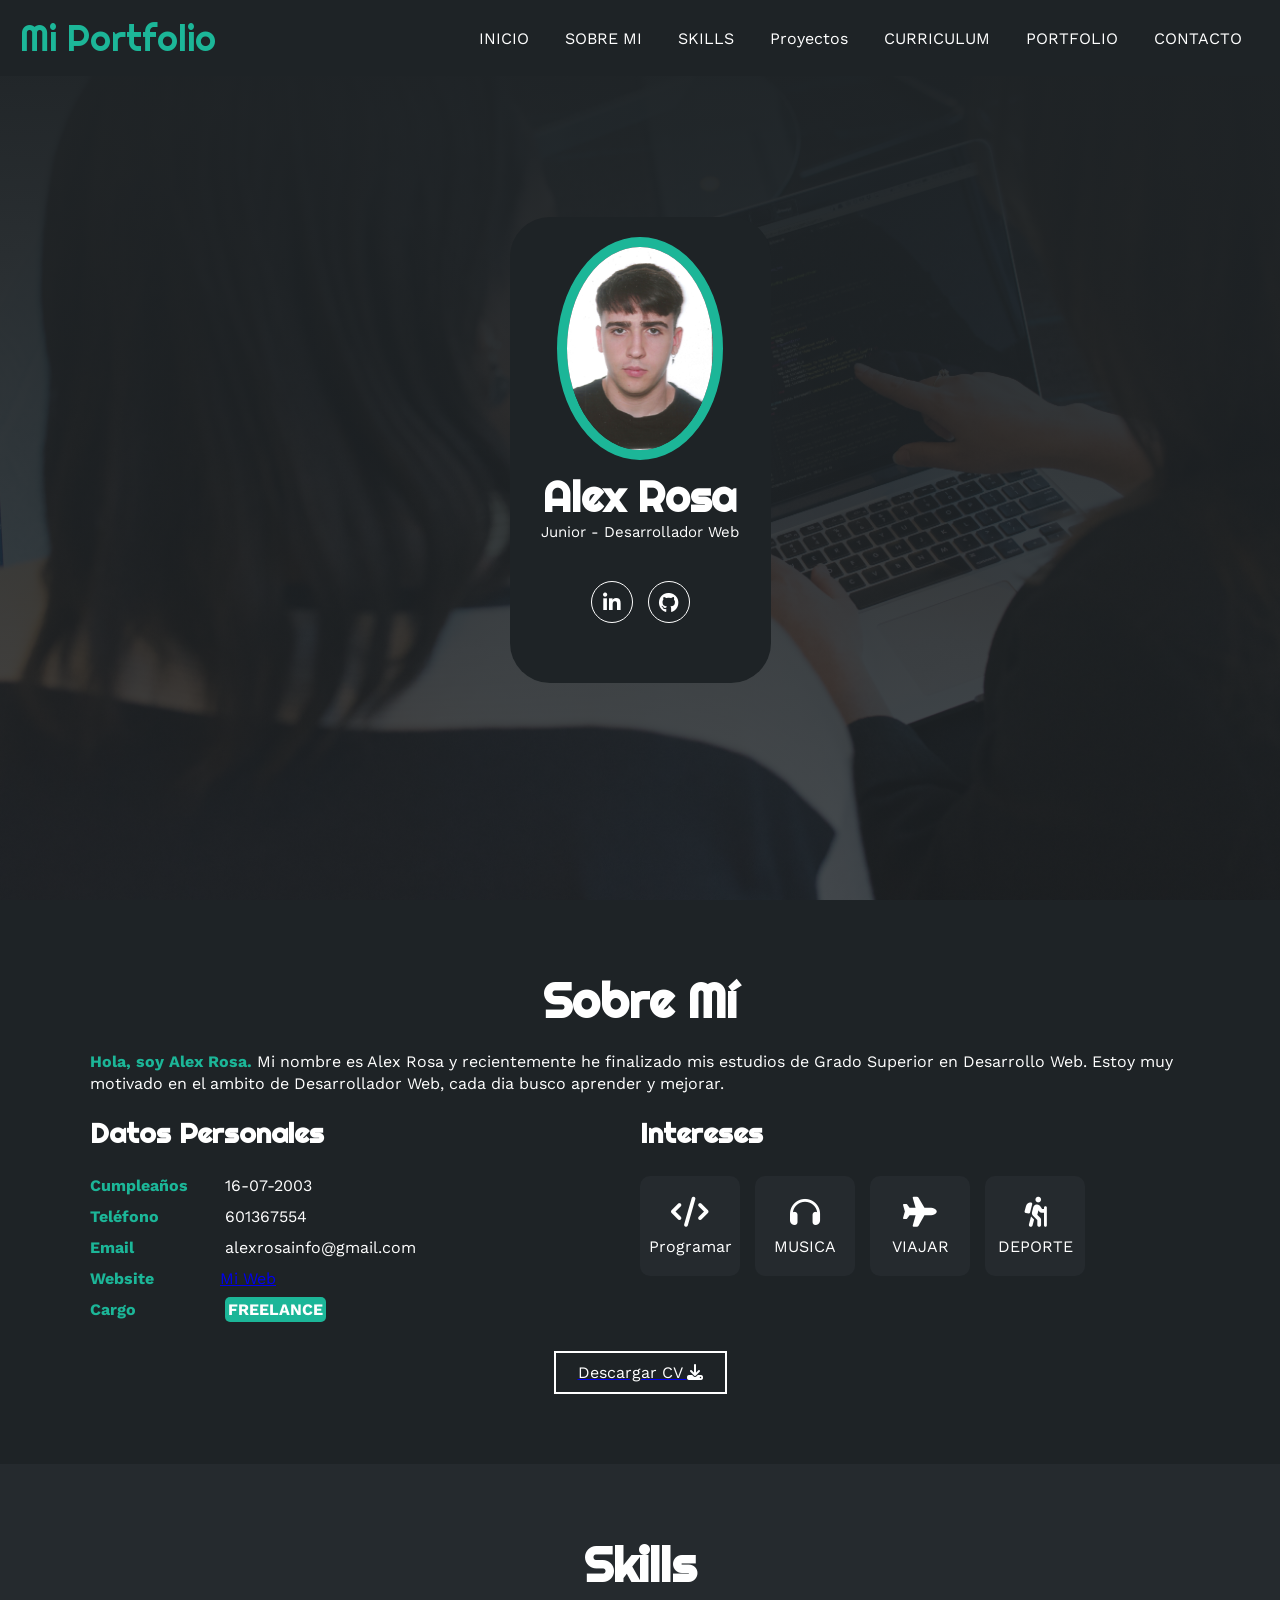
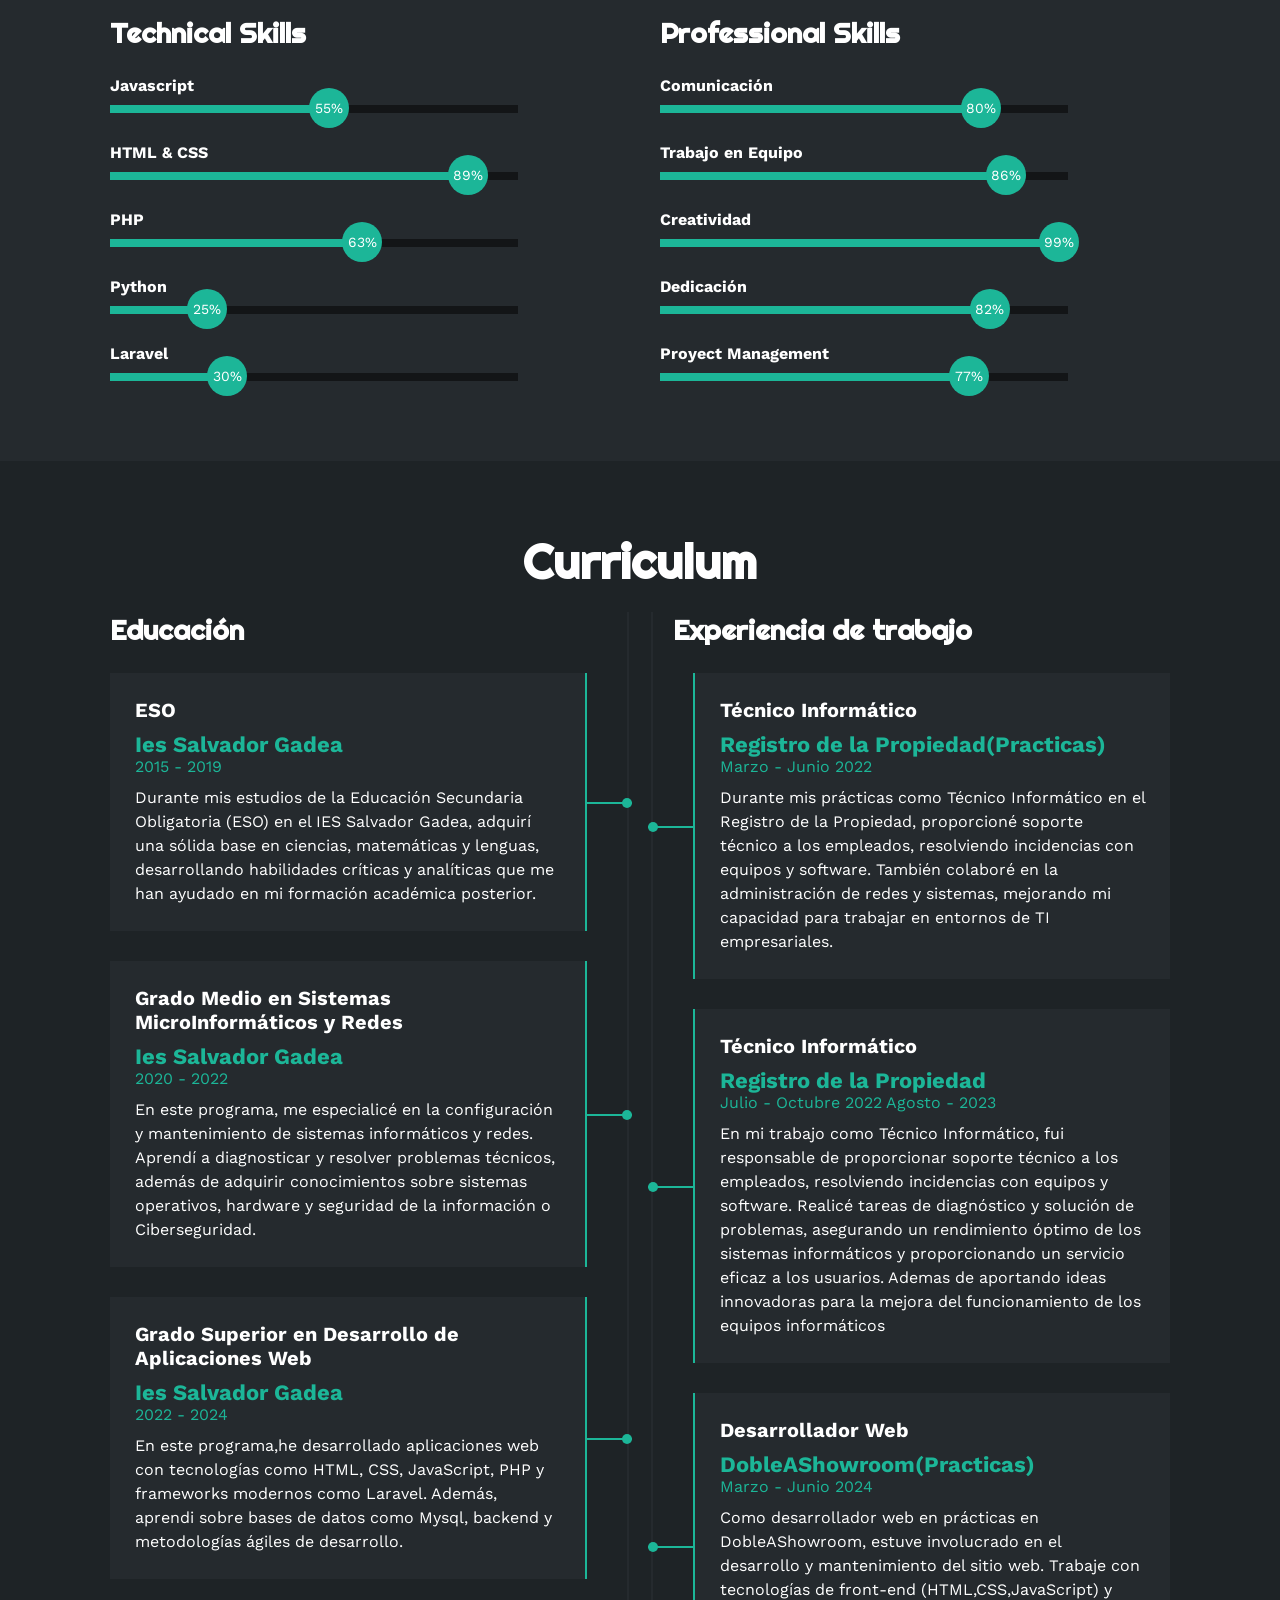
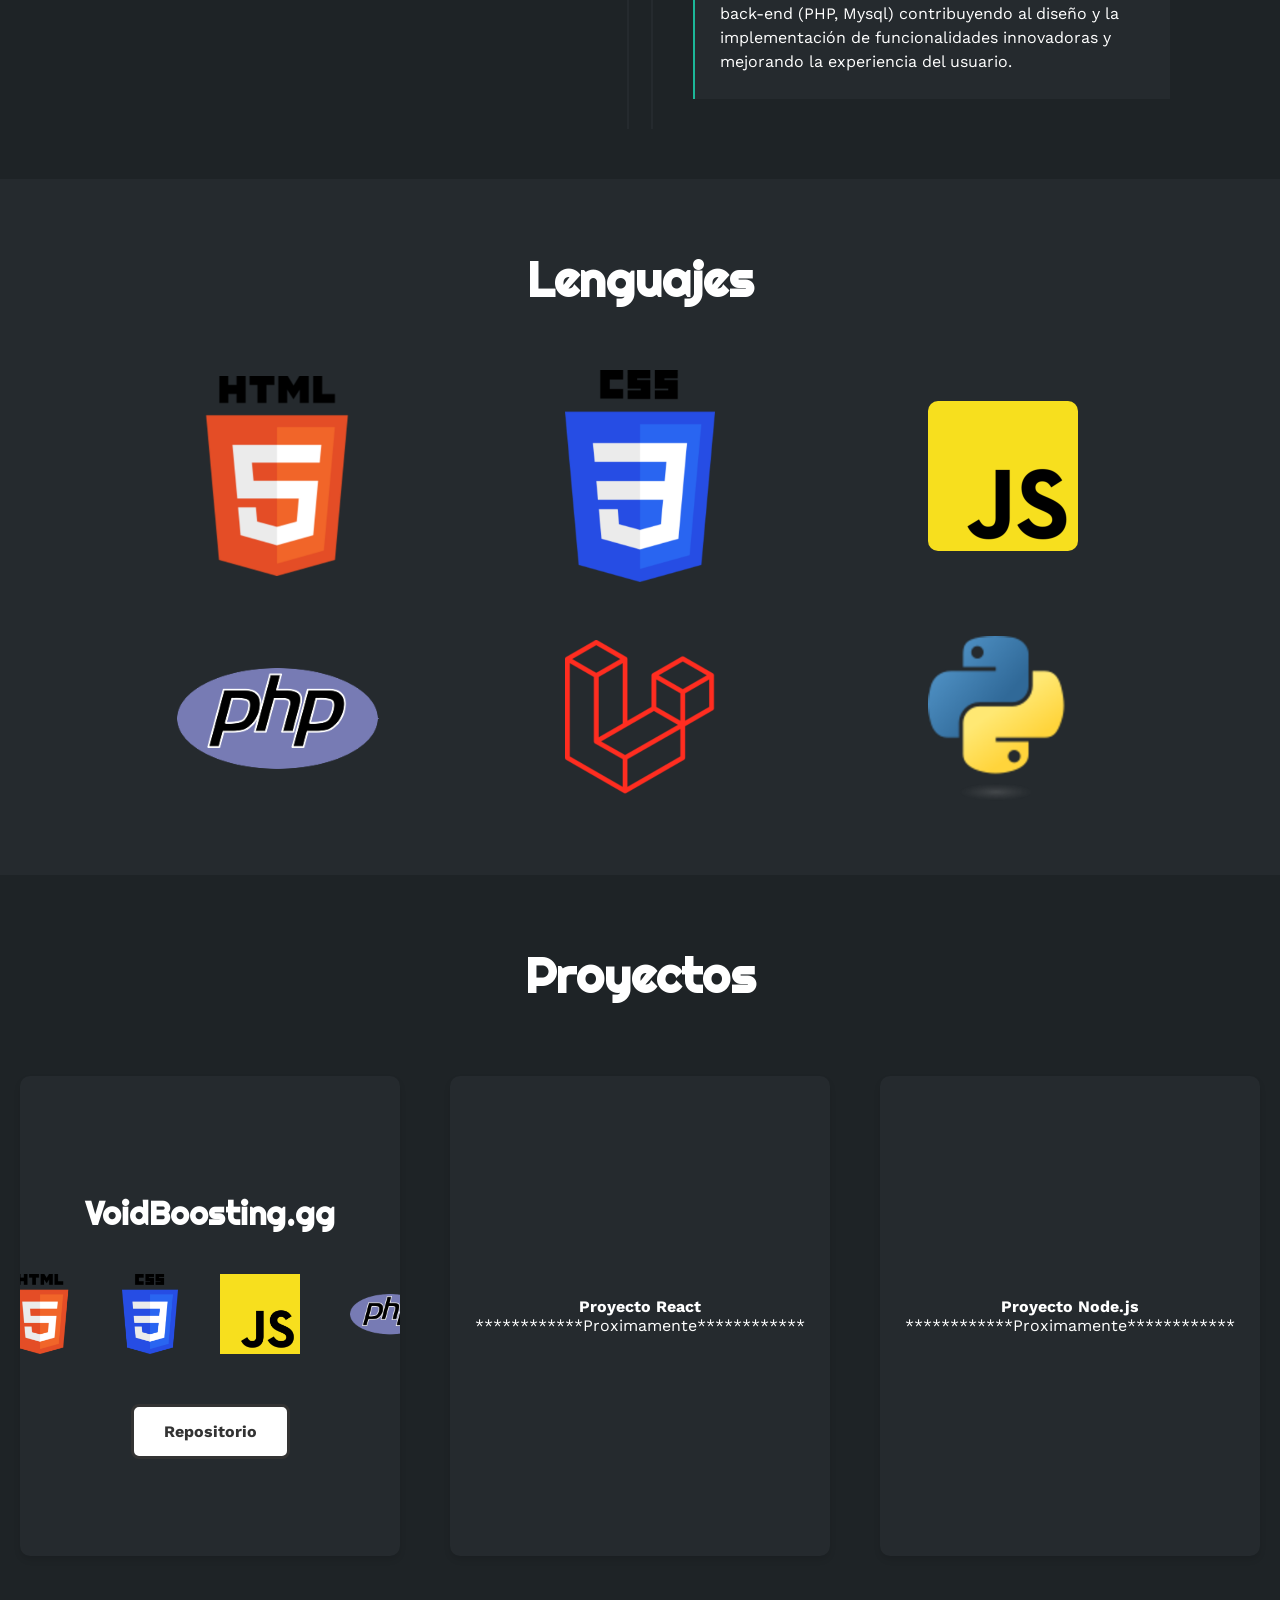
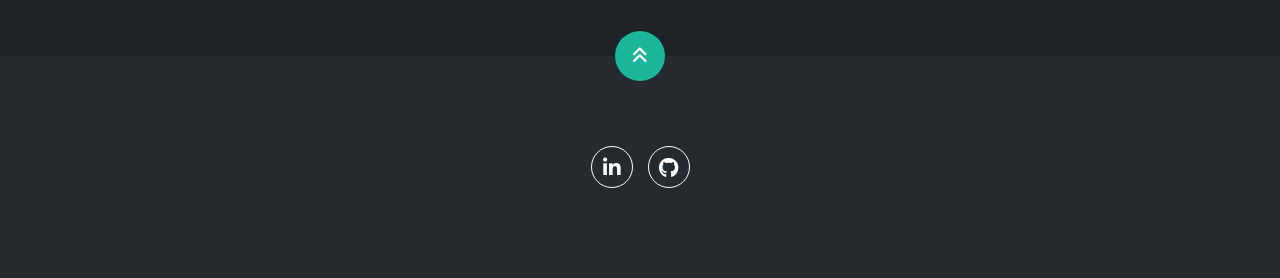
<file: index.html>
<!DOCTYPE html>
<html lang="es">
<head>
    <meta charset="UTF-8">
    <meta http-equiv="X-UA-Compatible" content="IE=edge">
    <meta name="viewport" content="width=device-width, initial-scale=1.0">
    <link rel="stylesheet" href="https://cdnjs.cloudflare.com/ajax/libs/font-awesome/6.1.2/css/all.min.css" integrity="sha512-1sCRPdkRXhBV2PBLUdRb4tMg1w2YPf37qatUFeS7zlBy7jJI8Lf4VHwWfZZfpXtYSLy85pkm9GaYVYMfw5BC1A==" crossorigin="anonymous" referrerpolicy="no-referrer" />
    <title>Portfolio</title>
    <link rel="stylesheet" href="estilo.css">
</head>
<body>
    <!-- MENU ENCABEZADO -->
    <div class="contenedor-header">
        <header>
            <div class="logo">
                <a href="#">Mi Portfolio</a>
            </div>
            <nav id="nav">
                <ul>
                    <li><a href="#inicio" onclick="seleccionar()">INICIO</a></li>
                    <li><a href="#sobremi" onclick="seleccionar()">SOBRE MI</a></li>
                    <li><a href="#skills" onclick="seleccionar()">SKILLS</a></li>
                    <li><a href="#proyectos" onclick="seleccionar()">Proyectos</a></li>
                    <li><a href="#curriculum" onclick="seleccionar()">CURRICULUM</a></li>
                    <li><a href="#portfolio" onclick="seleccionar()">PORTFOLIO</a></li>
                    <li><a href="#contacto" onclick="seleccionar()">CONTACTO</a></li>
                </ul>
            </nav>
            <div class="nav-responsive" onclick="mostrarOcultarMenu()">
                <i class="fa-solid fa-bars"></i>
            </div>
        </header>
    </div>

    <!-- SECCION INICIO -->
    <section id="inicio" class="inicio">
        <div class="contenido-banner">
            <div class="contenedor-img">
                <img src="img\hero.png" alt="">
            </div>
            <h1>Alex Rosa</h1>
            <h2>Junior - Desarrollador Web</h2>
            <div class="redes">
                <a href="https://www.linkedin.com/in/alex-rosa-garcía-aa5328310/"><i class="fa-brands fa-linkedin-in"></i></a>
                <a href="https://github.com/AlexRosa16"><i class="fa-brands fa-github"></i></a> 
            </div>
        </div>
    </section>

    <!-- SECCION SOBRE MI -->
    <section id="sobremi" class="sobremi">
        <div class="contenido-seccion">
            <h2>Sobre Mí</h2>
            <p><span>Hola, soy Alex Rosa.</span> Mi nombre es Alex Rosa y recientemente he finalizado mis estudios de Grado Superior en Desarrollo Web. Estoy muy motivado en el ambito de Desarrollador Web, cada dia busco aprender y mejorar.
                </p>

            <div class="fila">
                <!-- datos personales -->
                <div class="col">
                    <h3>Datos Personales</h3>
                    <ul>
                        <li>
                            <strong>Cumpleaños</strong>
                            16-07-2003
                        </li>
                        <li>
                            <strong>Teléfono</strong>
                            601367554
                        </li>
                        <li>
                            <strong>Email</strong>
                            alexrosainfo@gmail.com
                        </li>
                        <li>
                            <strong>Website</strong><a href="https://alexrosa16.github.io/Portfolio/">Mi Web</a>
                            
                        </li>
                        <li>
                            <strong>Cargo</strong>
                            <span>FREELANCE</span>
                        </li>
                    </ul>
                </div>

                <!-- intereses -->
                <div class="col">
                    <h3>Intereses</h3>
                    <div class="contenedor-intereses">
                        <div class="interes">
                            <i class="fa-solid fa-code"></i>
                            <span>Programar</span>
                        </div>
                        <div class="interes">
                            <i class="fa-solid fa-headphones"></i>
                            <span>MUSICA</span>
                        </div>
                        <div class="interes">
                            <i class="fa-solid fa-plane"></i>
                            <span>VIAJAR</span>
                        </div>

                        <div class="interes">
                            <i class="fa-solid fa-person-hiking"></i>
                            <span>DEPORTE</span>
                        </div>
                    </div>
                </div>
            </div>
            <a href="\Escritorio\curriculum" download="CV Alex Rosa García.pdf">
                <button>
                    Descargar CV <i class="fa-solid fa-download"></i>
                    <span class="overlay"></span>
                </button>            
            </a>
        </div>
    </section>

    <!-- SECCION SKILLS -->
    <section class="skills" id="skills">
        <div class="contenido-seccion">
            <h2>Skills</h2>
            <div class="fila">
                <!-- Technical Skill -->
                <div class="col">
                    <h3>Technical Skills</h3>
                    <div class="skill">
                        <span>Javascript</span>
                        <div class="barra-skill">
                            <div class="progreso">
                                <span>55%</span>
                            </div>
                        </div>
                    </div>
                    <div class="skill">
                        <span>HTML & CSS</span>
                        <div class="barra-skill">
                            <div class="progreso">
                                <span>89%</span>
                            </div>
                        </div>
                    </div>
                    <div class="skill">
                        <span>PHP</span>
                        <div class="barra-skill">
                            <div class="progreso">
                                <span>63%</span>
                            </div>
                        </div>
                    </div>
                    <div class="skill">
                        <span>Python</span>
                        <div class="barra-skill">
                            <div class="progreso">
                                <span>25%</span>
                            </div>
                        </div>
                    </div>
                    <div class="skill">
                        <span>Laravel</span>
                        <div class="barra-skill">
                            <div class="progreso">
                                <span>30%</span>
                            </div>
                        </div>
                    </div>
                </div>
                <!-- Professional Skills -->
                <div class="col">
                    <h3>Professional Skills</h3>
                    <div class="skill">
                        <span>Comunicación</span>
                        <div class="barra-skill">
                            <div class="progreso">
                                <span>80%</span>
                            </div>
                        </div>
                    </div>
                    <div class="skill">
                        <span>Trabajo en Equipo</span>
                        <div class="barra-skill">
                            <div class="progreso">
                                <span>86%</span>
                            </div>
                        </div>
                    </div>
                    <div class="skill">
                        <span>Creatividad</span>
                        <div class="barra-skill">
                            <div class="progreso">
                                <span>99%</span>
                            </div>
                        </div>
                    </div>
                    <div class="skill">
                        <span>Dedicación</span>
                        <div class="barra-skill">
                            <div class="progreso">
                                <span>82%</span>
                            </div>
                        </div>
                    </div>
                    <div class="skill">
                        <span>Proyect Management</span>
                        <div class="barra-skill">
                            <div class="progreso">
                                <span>77%</span>
                            </div>
                        </div>
                    </div>
                </div>
            </div>
        </div>
    </section>

    <!-- SECCION CURRICULUM -->
    <section id="curriculum" class="curriculum">
        <div class="contenido-seccion">
            <h2>Curriculum</h2>
            <div class="fila">
                <div class="col izquierda">
                    <h3>Educación</h3>
                    <div class="item izq">
                        <h4>ESO</h4>
                        <span class="casa">Ies Salvador Gadea</span>
                        <span class="fecha">2015 - 2019</span>
                        <p>Durante mis estudios de la Educación Secundaria Obligatoria (ESO) en el IES Salvador Gadea, adquirí una sólida base en ciencias, matemáticas y lenguas, desarrollando habilidades críticas y analíticas que me han ayudado en mi formación académica posterior.</p>
                        <div class="conectori">
                            <div class="circuloi"></div>
                        </div>
                    </div>
                    <div class="item izq">
                        <h4>Grado Medio en Sistemas MicroInformáticos y Redes</h4>
                        <span class="casa">Ies Salvador Gadea</span>
                        <span class="fecha">2020 - 2022</span>
                        <p>En este programa, me especialicé en la configuración y mantenimiento de sistemas informáticos y redes. Aprendí a diagnosticar y resolver problemas técnicos, además de adquirir conocimientos sobre sistemas operativos, hardware y seguridad de la información o Ciberseguridad.</p>
                        <div class="conectori">
                            <div class="circuloi"></div>
                        </div>
                    </div>
                    <div class="item izq">
                        <h4>Grado Superior en Desarrollo de Aplicaciones Web</h4>
                        <span class="casa">Ies Salvador Gadea</span>
                        <span class="fecha">2022 - 2024</span>
                        <p>En este programa,he desarrollado aplicaciones web con tecnologías como HTML, CSS, JavaScript, PHP y frameworks modernos como Laravel. Además, aprendi sobre bases de datos como Mysql, backend y metodologías ágiles de desarrollo.</p>
                        <div class="conectori">
                            <div class="circuloi"></div>
                        </div>
                    </div>
                </div>

                <div class="col derecha">
                    <h3>Experiencia de trabajo</h3>
                    <div class="item der">
                        <h4>Técnico Informático</h4>
                        <span class="casa">Registro de la Propiedad(Practicas)</span>
                        <span class="fecha">Marzo - Junio 2022</span>
                        <p>Durante mis prácticas como Técnico Informático en el Registro de la Propiedad, proporcioné soporte técnico a los empleados, resolviendo incidencias con equipos y software. También colaboré en la administración de redes y sistemas, mejorando mi capacidad para trabajar en entornos de TI empresariales.</p>
                        <div class="conectord">
                            <div class="circulod"></div>
                        </div>
                    </div>
                    <div class="item der">
                        <h4>Técnico Informático</h4>
                        <span class="casa">Registro de la Propiedad</span>
                        <span class="fecha">Julio - Octubre 2022 Agosto - 2023</span>
                        <p>En mi trabajo como Técnico Informático, fui responsable de proporcionar soporte técnico a los empleados, resolviendo incidencias con equipos y software. Realicé tareas de diagnóstico y solución de problemas, asegurando un rendimiento óptimo de los sistemas informáticos y proporcionando un servicio eficaz a los usuarios. Ademas de aportando ideas innovadoras para la mejora del funcionamiento de los equipos informáticos</p>
                        <div class="conectord">
                            <div class="circulod"></div>
                        </div>
                    </div>
                    <div class="item der">
                        <h4>Desarrollador Web</h4>
                        <span class="casa">DobleAShowroom(Practicas)</span>
                        <span class="fecha">Marzo - Junio 2024</span>
                        <p>Como desarrollador web en prácticas en DobleAShowroom, estuve involucrado en el desarrollo y mantenimiento del sitio web. Trabaje con tecnologías de front-end (HTML,CSS,JavaScript) y back-end (PHP, Mysql) contribuyendo al diseño y la implementación de funcionalidades innovadoras y mejorando la experiencia del usuario.</p>
                        <div class="conectord">
                            <div class="circulod"></div>
                        </div>
                    </div>
                </div>
            </div>
        </div>
    </section>

    <!-- SECCION PORTFOLIO -->
    <section id="portfolio" class="portfolio">
        <div class="contenido-seccion">
            <h2>Lenguajes</h2>
            <div class="galeria">
                <div class="proyecto">
                    <img src="img/htmld.png" alt="">
                </div>
                <div class="proyecto1">
                    <img src="img/css.png" alt="">
                </div>
                <div class="proyecto2">
                    <img src="img/js.png" alt="">
                </div>
                <div class="proyecto3">
                    <img src="img/php.png" alt="">
                </div>
                <div class="proyecto4">
                    <img src="img/Laravel.png" alt="">
                </div>
                <div class="proyecto5">
                    <img src="img/Python.png" alt="">
                </div>
            </div>
        </div>
    </section>

    
    <section id="proyectos" class="proyectos">
        <div class="contenido-seccion">
            <h2>Proyectos</h2>
            <div class="fila">
                <!-- Item 1 -->
                <div class="item">
                    <h2>VoidBoosting.gg</h2>
                    <div class="imagenes-container">
                        <img class="imagenesitem1" src="img/htmld.png" alt="HTML">
                        <img class="imagenesitem2" src="img/css.png" alt="CSS">
                        <img class="imagenesitem3" src="img/js.png" alt="JavaScript">
                        <img class="imagenesitem4" src="img/php.png" alt="PHP">
                    </div>
                    <button class="repositoriovoidboosting" onclick="window.location.href='https://github.com/AlexRosa16/Voidboosting-Updated'">Repositorio</button>
                </div>
                <div class="item">
                        <h4>Proyecto React</h4>
                        <span class="casa">************Proximamente************</span>
                        <div class="conectori">
                            <div class="circuloi"></div>
                        </div>
                </div>
                <div class="item">
                        <h4>Proyecto Node.js</h4>
                        <span class="casa">************Proximamente************</span>
                        <div class="conectori">
                            <div class="circuloi"></div>
                        </div>
                </div>
                

                
            </div>
        </section>

    <!-- footer -->
    <footer>
        <a href="#inicio" class="arriba">
            <i class="fa-solid fa-angles-up"></i>
        </a>
        <div class="redes">
            <a href="https://www.linkedin.com/in/alex-rosa-garcía-aa5328310/"><i class="fa-brands fa-linkedin-in"></i></a>
            <a href="https://github.com/AlexRosa16"><i class="fa-brands fa-github"></i></a> 
        </div>
    </footer>

    <script src="script.js"></script>
</body>
</html>
</file>
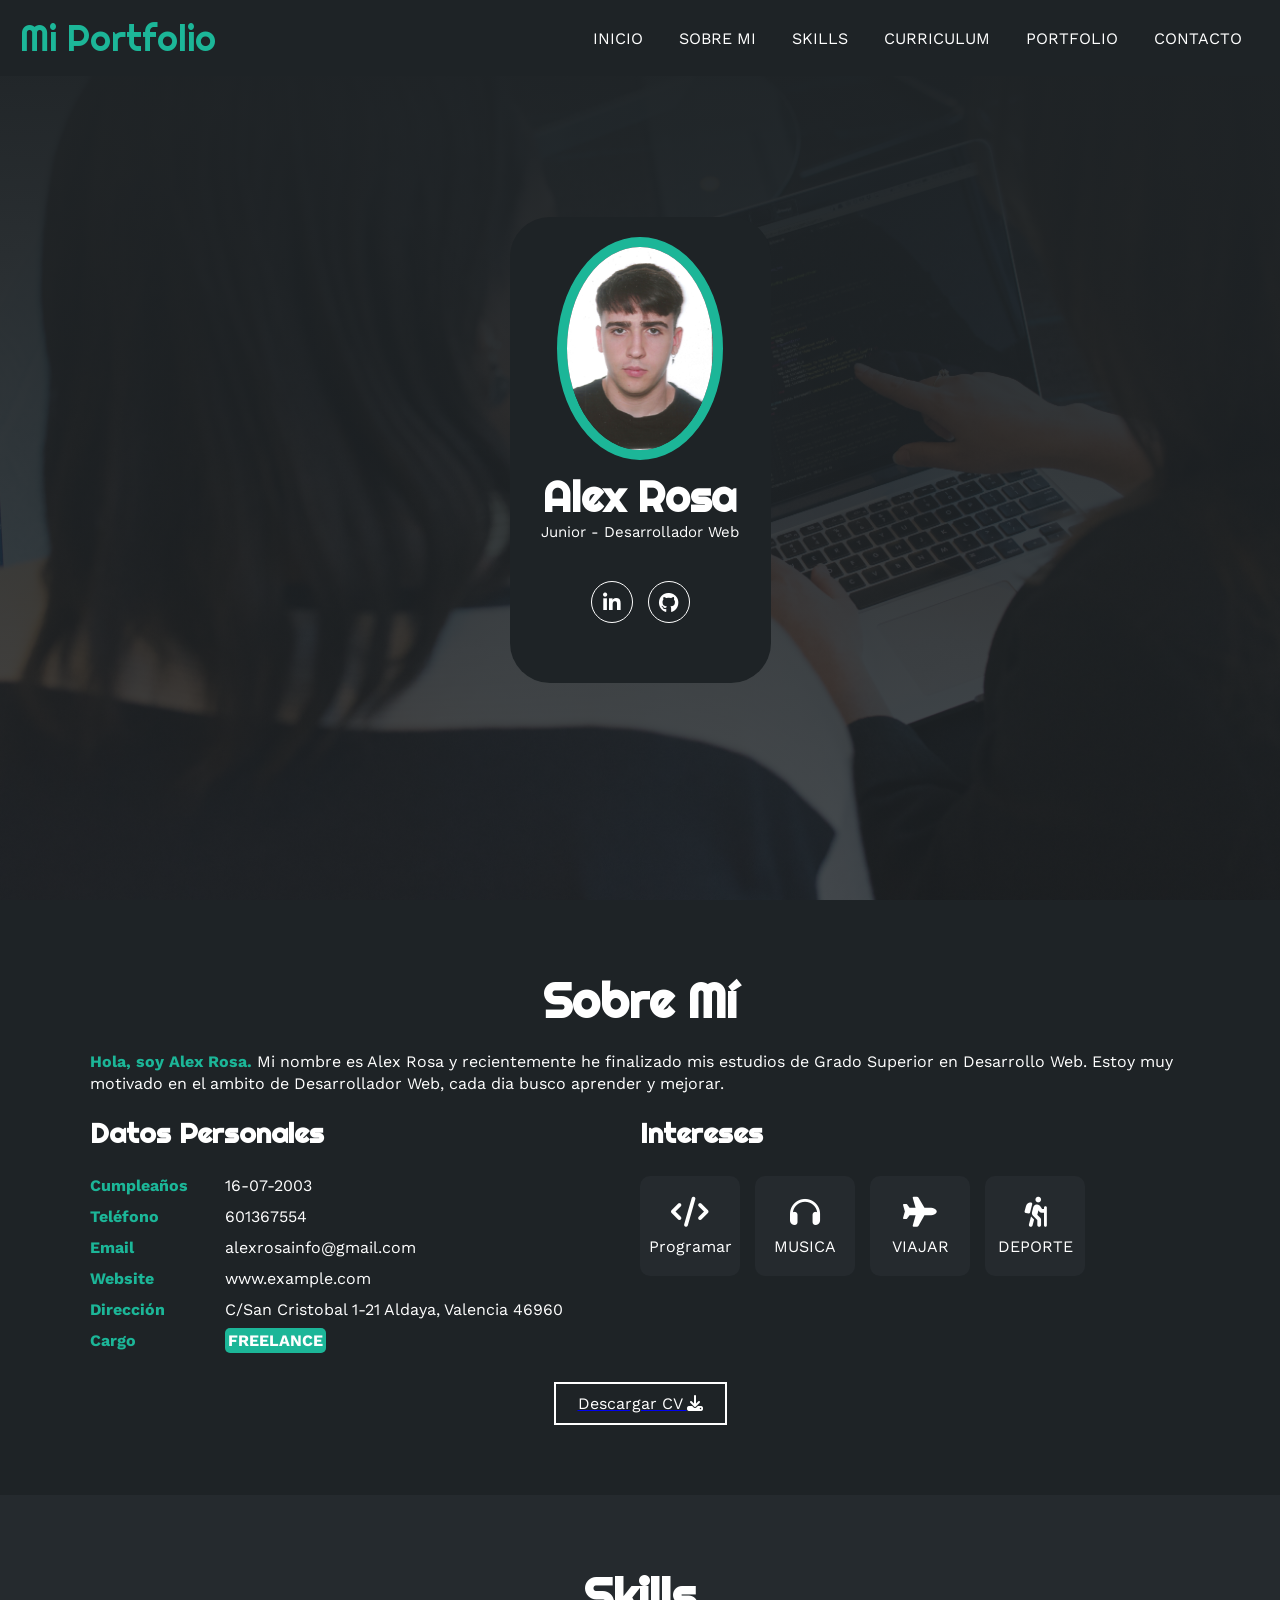
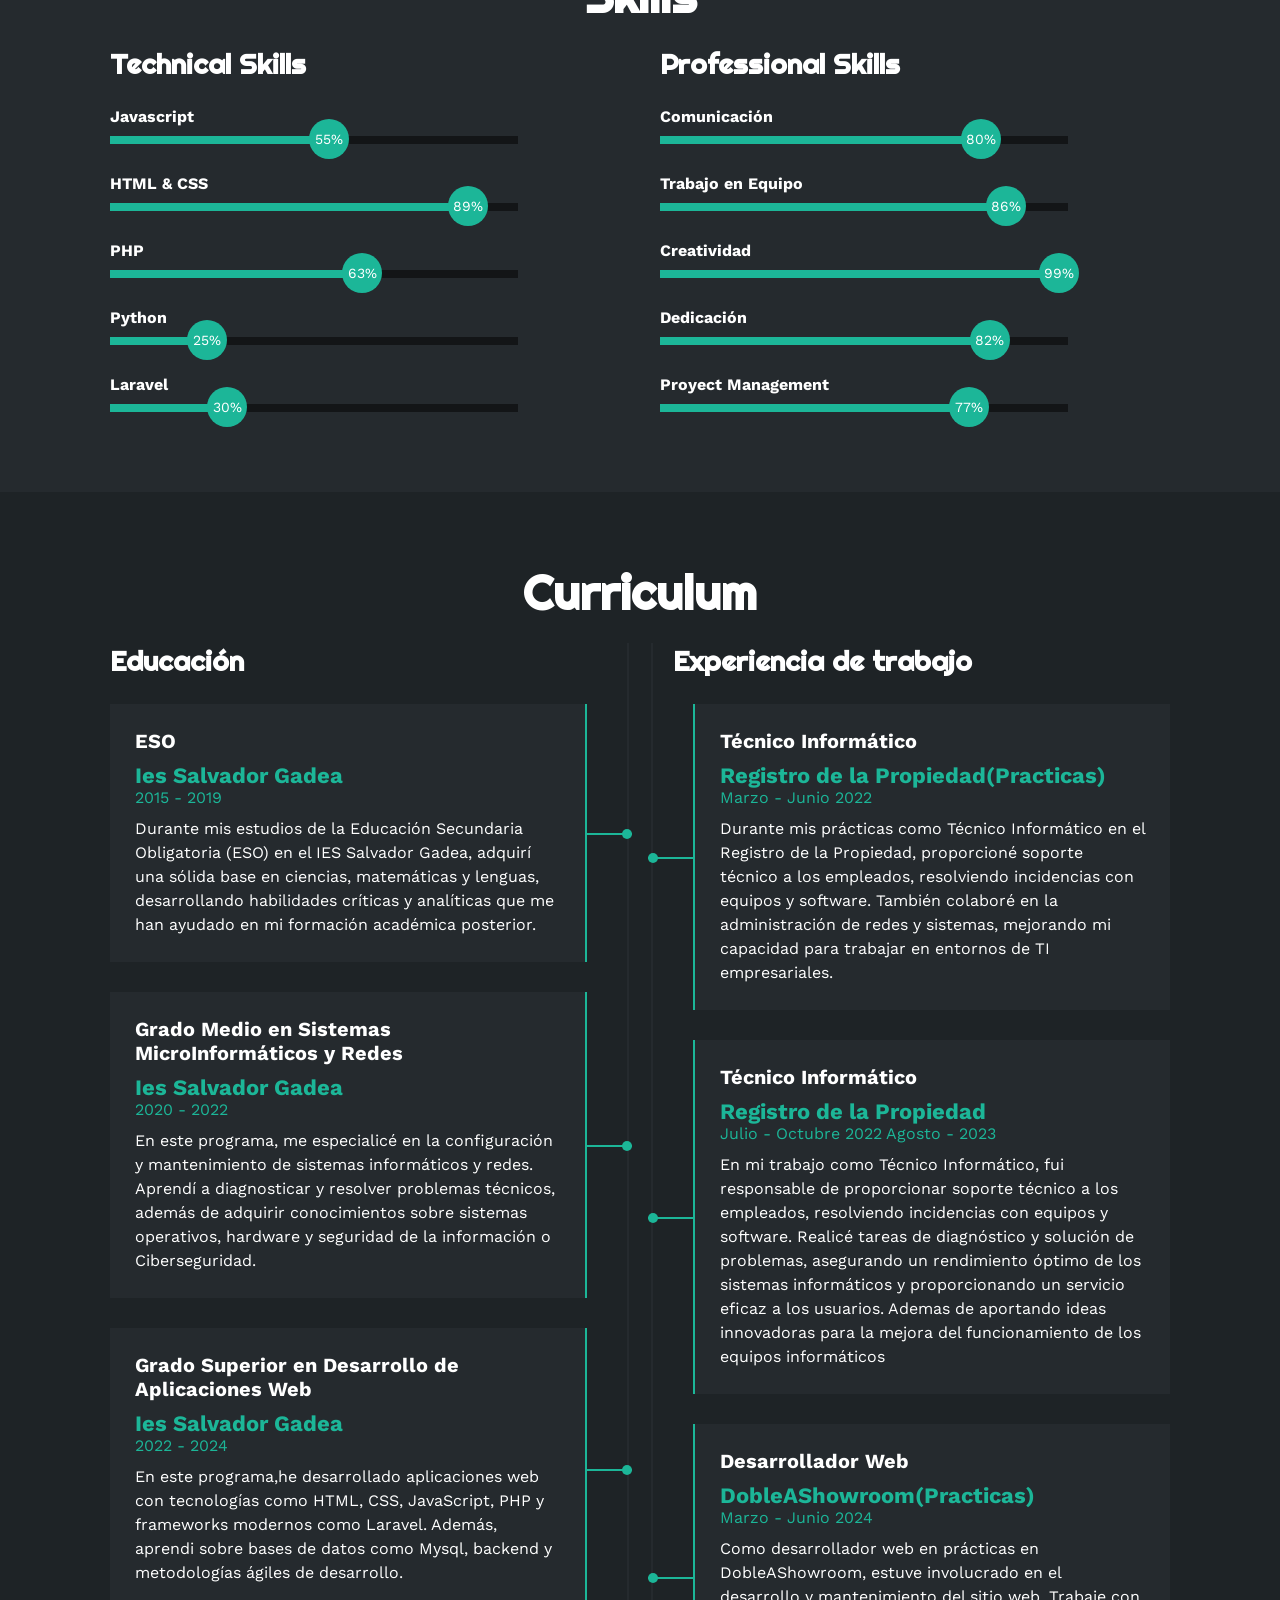
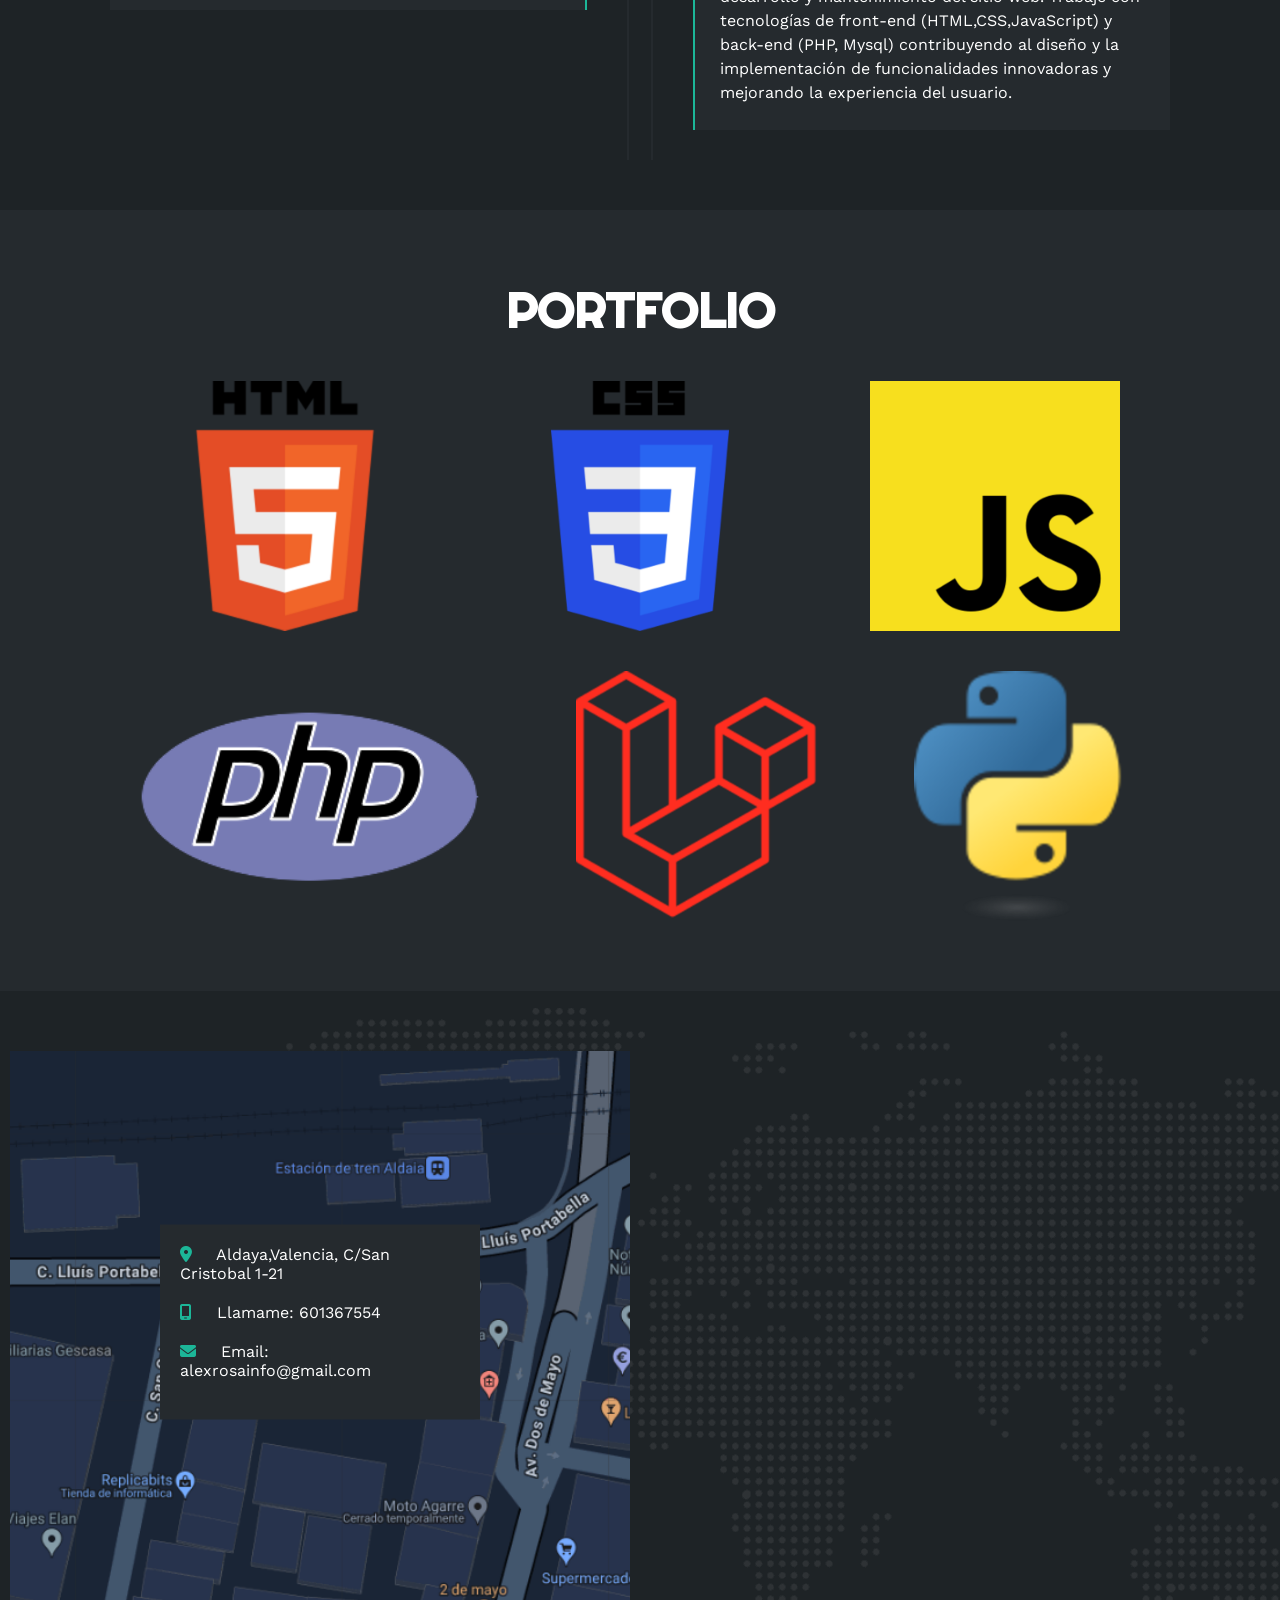
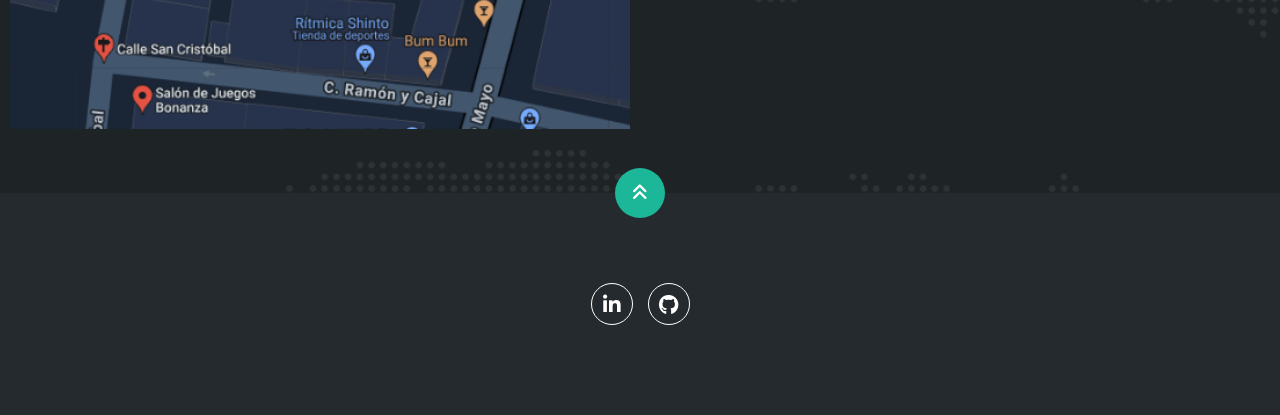
<file: pagina web/portfolio Alex Rosa/index.html>
<!DOCTYPE html>
<html lang="es">
<head>
    <meta charset="UTF-8">
    <meta http-equiv="X-UA-Compatible" content="IE=edge">
    <meta name="viewport" content="width=device-width, initial-scale=1.0">
    <link rel="stylesheet" href="https://cdnjs.cloudflare.com/ajax/libs/font-awesome/6.1.2/css/all.min.css" integrity="sha512-1sCRPdkRXhBV2PBLUdRb4tMg1w2YPf37qatUFeS7zlBy7jJI8Lf4VHwWfZZfpXtYSLy85pkm9GaYVYMfw5BC1A==" crossorigin="anonymous" referrerpolicy="no-referrer" />
    <title>Portfolio</title>
    <link rel="stylesheet" href="estilo.css">
</head>
<body>
    <!-- MENU ENCABEZADO -->
    <div class="contenedor-header">
        <header>
            <div class="logo">
                <a href="#">Mi Portfolio</a>
            </div>
            <nav id="nav">
                <ul>
                    <li><a href="#inicio" onclick="seleccionar()">INICIO</a></li>
                    <li><a href="#sobremi" onclick="seleccionar()">SOBRE MI</a></li>
                    <li><a href="#skills" onclick="seleccionar()">SKILLS</a></li>
                    <li><a href="#curriculum" onclick="seleccionar()">CURRICULUM</a></li>
                    <li><a href="#portfolio" onclick="seleccionar()">PORTFOLIO</a></li>
                    <li><a href="#contacto" onclick="seleccionar()">CONTACTO</a></li>
                </ul>
            </nav>
            <div class="nav-responsive" onclick="mostrarOcultarMenu()">
                <i class="fa-solid fa-bars"></i>
            </div>
        </header>
    </div>

    <!-- SECCION INICIO -->
    <section id="inicio" class="inicio">
        <div class="contenido-banner">
            <div class="contenedor-img">
                <img src="img\hero.png" alt="">
            </div>
            <h1>Alex Rosa</h1>
            <h2>Junior - Desarrollador Web</h2>
            <div class="redes">
                <a href="https://www.linkedin.com/in/alex-rosa-garcía-aa5328310/"><i class="fa-brands fa-linkedin-in"></i></a>
                <a href="https://github.com/AlexRosa16"><i class="fa-brands fa-github"></i></a> 
            </div>
        </div>
    </section>

    <!-- SECCION SOBRE MI -->
    <section id="sobremi" class="sobremi">
        <div class="contenido-seccion">
            <h2>Sobre Mí</h2>
            <p><span>Hola, soy Alex Rosa.</span> Mi nombre es Alex Rosa y recientemente he finalizado mis estudios de Grado Superior en Desarrollo Web. Estoy muy motivado en el ambito de Desarrollador Web, cada dia busco aprender y mejorar.
                </p>

            <div class="fila">
                <!-- datos personales -->
                <div class="col">
                    <h3>Datos Personales</h3>
                    <ul>
                        <li>
                            <strong>Cumpleaños</strong>
                            16-07-2003
                        </li>
                        <li>
                            <strong>Teléfono</strong>
                            601367554
                        </li>
                        <li>
                            <strong>Email</strong>
                            alexrosainfo@gmail.com
                        </li>
                        <li>
                            <strong>Website</strong>
                            www.example.com
                        </li>
                        <li>
                            <strong>Dirección</strong>
                            C/San Cristobal 1-21 Aldaya, Valencia 46960
                        </li>
                        <li>
                            <strong>Cargo</strong>
                            <span>FREELANCE</span>
                        </li>
                    </ul>
                </div>

                <!-- intereses -->
                <div class="col">
                    <h3>Intereses</h3>
                    <div class="contenedor-intereses">
                        <div class="interes">
                            <i class="fa-solid fa-code"></i>
                            <span>Programar</span>
                        </div>
                        <div class="interes">
                            <i class="fa-solid fa-headphones"></i>
                            <span>MUSICA</span>
                        </div>
                        <div class="interes">
                            <i class="fa-solid fa-plane"></i>
                            <span>VIAJAR</span>
                        </div>

                        <div class="interes">
                            <i class="fa-solid fa-person-hiking"></i>
                            <span>DEPORTE</span>
                        </div>
                    </div>
                </div>
            </div>
            <a href="\Escritorio\curriculum" download="CV Alex Rosa García.pdf">
                <button>
                    Descargar CV <i class="fa-solid fa-download"></i>
                    <span class="overlay"></span>
                </button>            
            </a>
        </div>
    </section>

    <!-- SECCION SKILLS -->
    <section class="skills" id="skills">
        <div class="contenido-seccion">
            <h2>Skills</h2>
            <div class="fila">
                <!-- Technical Skill -->
                <div class="col">
                    <h3>Technical Skills</h3>
                    <div class="skill">
                        <span>Javascript</span>
                        <div class="barra-skill">
                            <div class="progreso">
                                <span>55%</span>
                            </div>
                        </div>
                    </div>
                    <div class="skill">
                        <span>HTML & CSS</span>
                        <div class="barra-skill">
                            <div class="progreso">
                                <span>89%</span>
                            </div>
                        </div>
                    </div>
                    <div class="skill">
                        <span>PHP</span>
                        <div class="barra-skill">
                            <div class="progreso">
                                <span>63%</span>
                            </div>
                        </div>
                    </div>
                    <div class="skill">
                        <span>Python</span>
                        <div class="barra-skill">
                            <div class="progreso">
                                <span>25%</span>
                            </div>
                        </div>
                    </div>
                    <div class="skill">
                        <span>Laravel</span>
                        <div class="barra-skill">
                            <div class="progreso">
                                <span>30%</span>
                            </div>
                        </div>
                    </div>
                </div>
                <!-- Professional Skills -->
                <div class="col">
                    <h3>Professional Skills</h3>
                    <div class="skill">
                        <span>Comunicación</span>
                        <div class="barra-skill">
                            <div class="progreso">
                                <span>80%</span>
                            </div>
                        </div>
                    </div>
                    <div class="skill">
                        <span>Trabajo en Equipo</span>
                        <div class="barra-skill">
                            <div class="progreso">
                                <span>86%</span>
                            </div>
                        </div>
                    </div>
                    <div class="skill">
                        <span>Creatividad</span>
                        <div class="barra-skill">
                            <div class="progreso">
                                <span>99%</span>
                            </div>
                        </div>
                    </div>
                    <div class="skill">
                        <span>Dedicación</span>
                        <div class="barra-skill">
                            <div class="progreso">
                                <span>82%</span>
                            </div>
                        </div>
                    </div>
                    <div class="skill">
                        <span>Proyect Management</span>
                        <div class="barra-skill">
                            <div class="progreso">
                                <span>77%</span>
                            </div>
                        </div>
                    </div>
                </div>
            </div>
        </div>
    </section>

    <!-- SECCION CURRICULUM -->
    <section id="curriculum" class="curriculum">
        <div class="contenido-seccion">
            <h2>Curriculum</h2>
            <div class="fila">
                <div class="col izquierda">
                    <h3>Educación</h3>
                    <div class="item izq">
                        <h4>ESO</h4>
                        <span class="casa">Ies Salvador Gadea</span>
                        <span class="fecha">2015 - 2019</span>
                        <p>Durante mis estudios de la Educación Secundaria Obligatoria (ESO) en el IES Salvador Gadea, adquirí una sólida base en ciencias, matemáticas y lenguas, desarrollando habilidades críticas y analíticas que me han ayudado en mi formación académica posterior.</p>
                        <div class="conectori">
                            <div class="circuloi"></div>
                        </div>
                    </div>
                    <div class="item izq">
                        <h4>Grado Medio en Sistemas MicroInformáticos y Redes</h4>
                        <span class="casa">Ies Salvador Gadea</span>
                        <span class="fecha">2020 - 2022</span>
                        <p>En este programa, me especialicé en la configuración y mantenimiento de sistemas informáticos y redes. Aprendí a diagnosticar y resolver problemas técnicos, además de adquirir conocimientos sobre sistemas operativos, hardware y seguridad de la información o Ciberseguridad.</p>
                        <div class="conectori">
                            <div class="circuloi"></div>
                        </div>
                    </div>
                    <div class="item izq">
                        <h4>Grado Superior en Desarrollo de Aplicaciones Web</h4>
                        <span class="casa">Ies Salvador Gadea</span>
                        <span class="fecha">2022 - 2024</span>
                        <p>En este programa,he desarrollado aplicaciones web con tecnologías como HTML, CSS, JavaScript, PHP y frameworks modernos como Laravel. Además, aprendi sobre bases de datos como Mysql, backend y metodologías ágiles de desarrollo.</p>
                        <div class="conectori">
                            <div class="circuloi"></div>
                        </div>
                    </div>
                </div>

                <div class="col derecha">
                    <h3>Experiencia de trabajo</h3>
                    <div class="item der">
                        <h4>Técnico Informático</h4>
                        <span class="casa">Registro de la Propiedad(Practicas)</span>
                        <span class="fecha">Marzo - Junio 2022</span>
                        <p>Durante mis prácticas como Técnico Informático en el Registro de la Propiedad, proporcioné soporte técnico a los empleados, resolviendo incidencias con equipos y software. También colaboré en la administración de redes y sistemas, mejorando mi capacidad para trabajar en entornos de TI empresariales.</p>
                        <div class="conectord">
                            <div class="circulod"></div>
                        </div>
                    </div>
                    <div class="item der">
                        <h4>Técnico Informático</h4>
                        <span class="casa">Registro de la Propiedad</span>
                        <span class="fecha">Julio - Octubre 2022 Agosto - 2023</span>
                        <p>En mi trabajo como Técnico Informático, fui responsable de proporcionar soporte técnico a los empleados, resolviendo incidencias con equipos y software. Realicé tareas de diagnóstico y solución de problemas, asegurando un rendimiento óptimo de los sistemas informáticos y proporcionando un servicio eficaz a los usuarios. Ademas de aportando ideas innovadoras para la mejora del funcionamiento de los equipos informáticos</p>
                        <div class="conectord">
                            <div class="circulod"></div>
                        </div>
                    </div>
                    <div class="item der">
                        <h4>Desarrollador Web</h4>
                        <span class="casa">DobleAShowroom(Practicas)</span>
                        <span class="fecha">Marzo - Junio 2024</span>
                        <p>Como desarrollador web en prácticas en DobleAShowroom, estuve involucrado en el desarrollo y mantenimiento del sitio web. Trabaje con tecnologías de front-end (HTML,CSS,JavaScript) y back-end (PHP, Mysql) contribuyendo al diseño y la implementación de funcionalidades innovadoras y mejorando la experiencia del usuario.</p>
                        <div class="conectord">
                            <div class="circulod"></div>
                        </div>
                    </div>
                </div>
            </div>
        </div>
    </section>

    <!-- SECCION PORTFOLIO -->
    <section id="portfolio" class="portfolio">
        <div class="contenido-seccion">
            <h2>PORTFOLIO</h2>
            <div class="galeria">
                <div class="proyecto">
                    <img src="img/htmld.png" alt="">
                    <div class="overlay">
                        <h3>HTML</h3>
                    </div>
                </div>
                <div class="proyecto">
                    <img src="img/css.png" alt="">
                    <div class="overlay">
                        <h3>CSS</h3>
                    </div>
                </div>
                <div class="proyecto">
                    <img src="img/js.png" alt="">
                    <div class="overlay">
                        <h3>JavaScript</h3>
                    </div>
                </div>
                <div class="proyecto1">
                    <img src="img/php.png" alt="">
                    <div class="overlay">
                        <h3>PHP</h3>
                    </div>
                </div>
                <div class="proyecto">
                    <img src="img/Laravel.png" alt="">
                    <div class="overlay">
                        <h3>Laravel</h3>
                    </div>
                </div>
                <div class="proyecto">
                    <img src="img/Python.png" alt="">
                    <div class="overlay">
                        <h3>Python</h3>
                    </div>
                </div>
            </div>
        </div>
    </section>

    <!-- SECCION CONTACTO -->
    <section id="contacto" class="contacto">
    
                <!-- Mapa -->
                <div class="col">
                    <img src="img/ubicacion.png" alt="">
                    <div class="info">
                        <ul>
                            <li>
                                <i class="fa-solid fa-location-dot"></i>
                                Aldaya,Valencia, C/San Cristobal 1-21
                            </li>
                            <li>
                                <i class="fa-solid fa-mobile-screen"></i>
                                Llamame: 601367554
                            </li>
                            <li>
                                <i class="fa-solid fa-envelope"></i>
                                Email: alexrosainfo@gmail.com
                            </li>
                        </ul>
                    </div>
                </div>
            </div>
        </div>
    </section>

    <!-- footer -->
    <footer>
        <a href="#inicio" class="arriba">
            <i class="fa-solid fa-angles-up"></i>
        </a>
        <div class="redes">
            <a href="https://www.linkedin.com/in/alex-rosa-garcía-aa5328310/"><i class="fa-brands fa-linkedin-in"></i></a>
            <a href="https://github.com/AlexRosa16"><i class="fa-brands fa-github"></i></a> 
        </div>
    </footer>

    <script src="script.js"></script>
</body>
</html>
</file>
<file: estilo.css>
@import url('https://fonts.googleapis.com/css2?family=Righteous&family=Work+Sans:wght@100;300;400;600;800&display=swap');
*{
    box-sizing: border-box;
    font-family: 'Work Sans';
    margin: 0;
    padding: 0;
}
html{
    scroll-behavior: smooth;
}

.contenedor-header{
    background: #1e2326;
    position: fixed;
    width: 100%;
    top: 0;
    left: 0;    
    z-index: 99;
}
.contenedor-header header{
    max-width: 1400px;
    margin: auto;
    display: flex;
    justify-content: space-between;
    align-items: center;
    padding: 15px 20px;
}
.contenedor-header header .logo a{
    font-family: 'Righteous';
    font-size: 36px;
    color: #1CB698;
    text-decoration: none;
}
.contenedor-header header ul{
    display: flex;
    list-style: none;
}
.contenedor-header header nav ul li a{
    text-align: none;
    color: #fff;
    margin: 0 15px;
    padding: 3px;
    transition: .5s;
    text-decoration: none;
}
.contenedor-header header nav ul li a:hover{
    color: #1CB698;
}
.nav-responsive{
    background-color: #1CB698;
    color:#fff;
    padding: 5px 10px;
    border-radius: 5px;
    cursor: pointer;
    display: none;
}
/* SECCION I N I C I O */
.inicio{
    background: linear-gradient(to top, rgba(30,35,38,.8), rgba(30,35,38,1)),
    url(img/fondo.jpg);
    background-size: cover;
    height: 100vh;
    color: #fff;
    display: flex;
    align-items: center;
}
.inicio .contenido-banner{
    padding: 20px;
    background-color: #1e2326;
    max-width: 350px;
    margin: auto;
    text-align: center;
    border-radius: 40px;
}
.inicio .contenido-banner img{
    margin-top: 20px;
    border: 10px solid #1CB698;
    display: block;
    width: 75%;
    margin: auto;
    border-radius: 50%;
}
.inicio .contenido-banner h1{
    margin-top: 10px;
    font-size: 42px;
    font-family: 'Righteous';
}
.inicio .contenido-banner h2{
    font-size: 15px;
    font-weight: normal;
}
.inicio .contenido-banner .redes a{
    color: #fff;
    display: inline-block;
    text-decoration: none;
    border: 1px solid #fff;
    border-radius: 100%;
    width: 42px;
    height: 42px;
    line-height: 42px;
    margin: 40px 5px;
    font-size: 20px;
    transition: .3s;
}
.inicio .contenido-banner .redes a:hover{
    background-color: #1CB698;
}
.sobremi{
    background-color: #1e2326;
    color: #fff;
    padding: 50px 20px;
}
.sobremi .contenido-seccion{
    max-width: 1100px;
    margin: auto;
}
.sobremi h2{
    font-size: 48px;
    font-family: 'Righteous';
    text-align: center;
    padding: 20px 0;

}
.sobremi .contenido-seccion p{
    font: 18px;
    line-height: 22px;
    margin-bottom: 20px;
}
.sobremi .contenido-seccion p span{
    color: #1CB698;
    font-weight: bold;
}
.sobremi .fila{
    display: flex;
}
.sobremi .fila .col
{
    width: 50%;
}
.sobremi .fila .col h3{
    font-size: 28px;
    font-family: 'Righteous';
    margin-bottom: 25px;
}
.sobremi .fila .col ul{
    list-style: none;
}
.sobremi .fila .col ul li{
    margin: 12px 0;
}
.sobremi .fila .col ul li strong{
    display: inline-block;
    color: #1CB698;
    width: 130px;
}
.sobremi .fila .col ul li span{
    background-color: #1CB698;
    padding: 3px;
    font-weight: bold;
    border-radius: 5px;
}
.sobremi .fila .col .contenedor-intereses{
    display: flex;
    flex-wrap: wrap;
}
.sobremi .fila .col .contenedor-intereses .interes{
    width: 100px;
    height: 100px;
    background-color: #252A2E;
    border-radius: 10px;
    margin: 0 15px 15px 0;
    display: flex;
    flex-direction: column;
    align-items: center;
    justify-content: center;
    transition: .3s;
}.sobremi .fila .col .contenedor-intereses .interes:hover{
    background-color: #1CB698;
}
.sobremi .fila .col .contenedor-intereses .interes i{
    font-size: 30px;
    margin-bottom: 10px;
}
.sobremi button{
    cursor: pointer;
    background-color: transparent;
    border: 2px solid #fff;
    width: fit-content;
    display: block;
    margin: 20px auto;
    padding: 10px 22px;
    font-size: 16px;
    color: #fff;
    position: relative;
    z-index: 10;
}
.sobremi button .overlay{
    position: absolute;
    top: 0;
    left: 0;
    width: 0;
    height: 100%;
    background-color: #1CB698;
    z-index: -1;
    transition: 1s;
}
.sobremi button:hover .overlay{
    width: 100%;
}
/* SECCION S K I L L S */
.skills{
    background-color: #252A2E;
    color: #fff;
    padding: 50px 20px;
}
.skills .contenido-seccion{
    max-width: 1100px;
    margin: auto;
}
.skills h2{
    font-size: 48px;
    font-family: 'Righteous';
    text-align: center;
    padding: 20px 0;

}
.skills .fila{
    display: flex;
}
.skills .fila .col{
    width: 50%;
    padding: 0 20px;
}
.skills .fila .col h3{
    font-size: 28px;
    font-family: 'Righteous';
    margin-bottom: 25px;
}
.skills .skill > span{
    font-weight: bold;
    display: block;
    margin-bottom: 10px;
}
.skills .skill .barra-skill{
    height: 8px;
    width: 80%;
    background-color: #131517;
    position: relative;
    margin-bottom: 30px;
}
.skills .skill .progreso{
    background-color: #1CB698;
    position: absolute;
    top: 0;
    left: 0;
    height: 8px;
}
.skills .skill .barra-skill span{
    position: absolute;
    height: 40px;
    width: 40px;
    background-color: #1CB698;
    border-radius: 50px;
    line-height: 40px;
    text-align: center;
    top: -17px;
    right: -15px;
    font-size: 14px;
}
.skills .skill .javascript{
    width: 0%;
    animation: 2s javascript forwards;
}
@keyframes javascript {
    0%{width: 0%;}
    100%{width: 55%;}
}

.skills .skill .htmlcss{
    width: 0%;
    animation: 2s htmlcss forwards;
}
@keyframes htmlcss {
    0%{width: 0%;}
    100%{width: 89%;}
}

.skills .skill .photoshop{
    width: 0%;
    animation: 2s photoshop forwards;
}
@keyframes photoshop {
    0%{width: 0%;}
    100%{width: 63%;}
}

.skills .skill .wordpress{
    width: 0%;
    animation: 2s wordpress forwards;
}
@keyframes wordpress {
    0%{width: 0%;}
    100%{width: 25%;}
}

.skills .skill .drupal{
    width: 0%;
    animation: 2s drupal forwards;
}
@keyframes drupal {
    0%{width: 0%;}
    100%{width: 30%;}
}

.skills .skill .comunicacion{
    width: 0%;
    animation: 2s comunicacion forwards;
}
@keyframes comunicacion {
    0%{width: 0%;}
    100%{width: 80%;}
}

.skills .skill .trabajo{
    width: 0%;
    animation: 2s trabajo forwards;
}
@keyframes trabajo {
    0%{width: 0%;}
    100%{width: 86%;}
}

.skills .skill .creatividad{
    width: 0%;
    animation: 2s creatividad forwards;
}
@keyframes creatividad {
    0%{width: 0%;}
    100%{width: 99%;}
}

.skills .skill .dedicacion{
    width: 0%;
    animation: 2s dedicacion forwards;
}
@keyframes dedicacion {
    0%{width: 0%;}
    100%{width: 82%;}
}

.skills .skill .proyect{
    width: 0%;
    animation: 2s proyect forwards;
}
@keyframes proyect {
    0%{width: 0%;}
    100%{width: 77%;}
}
.curriculum{
    background-color: #1e2326;
    color: #fff;
    padding: 50px 20px;
}
.curriculum .contenido-seccion{
    max-width: 1100px;
    margin: auto;
}
.curriculum h2{
    font-size: 48px;
    font-family: 'Righteous';
    text-align: center;
    padding: 20px 0;

}
.curriculum .fila{
    display: flex;
    justify-content: space-between;
}
.curriculum .fila .col{
    width: 49%;
    padding: 0 20px;
}
.curriculum .fila .col h3{
    font-size: 28px;
    font-family: 'Righteous';
    margin-bottom: 25px;
}
.curriculum .fila .izquierda{
    border-right: 2px solid #252A2E;
}
.curriculum .fila .derecha{
    border-left: 2px solid #252A2E;
}
.curriculum .fila .item{
    padding: 25px;
    margin-bottom: 30px;
    background-color: #252A2E;
    position: relative;
}
.curriculum .fila .item h4{
    font-size: 20px;
    margin-bottom: 10px;
}
.curriculum .fila .item .casa{
    color: #1CB698;
    font-size: 22px;
    font-weight: bold;
    display: block;
}
.curriculum .fila .item .fecha{
    display: block;
    color: #1CB698;
    margin-bottom: 10px;
}
.curriculum .fila .item p{
    line-height: 24px;
}
.curriculum .fila .izq{
    border-right: 2px solid #1CB698;
    margin-right: 20px;
}
.curriculum .fila .der{
    border-left: 2px solid #1CB698;
    margin-left: 20px;
}
.curriculum .fila .item .conectori{
    height: 2px;
    background-color: #1CB698;
    width: 47px;
    position: absolute;
    top: 50%;
    right: -47px;
    z-index: 5;
}
.curriculum .fila .item .conectori .circuloi{
    display: block;
    height: 10px;
    width: 10px;
    border-radius: 50%;
    background-color: #1CB698;
    float: right;
    position: relative;
    bottom: 4px;
}
.curriculum .fila .item .conectord{
    height: 2px;
    background-color: #1CB698;
    width: 47px;
    position: absolute;
    top: 50%;
    left: -47px;
    z-index: 5;
}
.curriculum .fila .item .conectord .circulod{
    display: block;
    height: 10px;
    width: 10px;
    border-radius: 50%;
    background-color: #1CB698;
    float: left;
    position: relative;
    bottom: 4px;
}
/* SECCION PORTFOLIO */
.portfolio {
    background-color: #252A2E;
    color: #fff;
    padding: 50px 20px;
}

.portfolio .contenido-seccion {
    max-width: 1100px;
    margin: auto;
}

.portfolio h2 {
    font-size: 48px;
    font-family: 'Righteous';
    text-align: center;
    padding: 20px 0;
}

.portfolio .galeria {
    display: grid; 
    grid-template-columns: repeat(3, 1fr);
    gap: 30px; 
    justify-content: center; 
    justify-items: center; 
    align-items: center; 
    margin: 20px; 
}

.portfolio .galeria .proyecto {
    margin: 20px;
}

.portfolio .galeria .proyecto img {
    width: 200px;
    border-radius: 10px;
    transition: transform 0.3s ease; 
}

/* Efecto hover */
.portfolio .galeria .proyecto img:hover {
    transform: scale(1.1); 
}

.portfolio .galeria .proyecto1 {
    margin: 20px;
}

.portfolio .galeria .proyecto1 img {
    width: 150px;
    border-radius: 10px; 
    transition: transform 0.3s ease; 
}


.portfolio .galeria .proyecto1 img:hover {
    transform: scale(1.1); 
}
.portfolio .galeria .proyecto2 img {
    width: 150px; 
    border-radius: 10px; 
    transition: transform 0.3s ease; 
}


.portfolio .galeria .proyecto2 img:hover {
    transform: scale(1.1); 
}



.portfolio .galeria .proyecto3 img:hover {
    transform: scale(1.1);
}

.portfolio .galeria .proyecto3 img {
    width: 250px;
    border-radius: 10px; 
    transition: transform 0.3s ease;
}

.portfolio .galeria .proyecto3 img:hover {
    transform: scale(1.1); 
}
.portfolio .galeria .proyecto4 img:hover {
    transform: scale(1.1);
}

.portfolio .galeria .proyecto4 img {
    width: 150px; 
    border-radius: 10px; 
    transition: transform 0.3s ease;
}

.portfolio .galeria .proyecto4 img:hover {
    transform: scale(1.1); 
}

.portfolio .galeria .proyecto5 img:hover {
    transform: scale(1.1);
}

.portfolio .galeria .proyecto5 img {
    width: 150px; 
    border-radius: 10px; 
    transition: transform 0.3s ease; 
}


.proyectos{
    background-color: #1e2326;
    color: #fff;
    padding: 50px 20px;
}
.proyectos .contenido-seccion{
    max-width: 1500px;
    margin: auto;
}
.proyectos h2{
    font-size: 48px;
    font-family: 'Righteous';
    text-align: center;
    padding: 20px 0px;

}
.proyectos .fila{
    display: flex;
    gap: 50px;
}


.proyectos .fila .item{
    padding: 30px;
    margin-bottom: 50px;
    margin-top: 50px;
    background-color: #252A2E;
    position: relative;
    width: 500px;
    height: 480px;
    overflow: hidden; 
    border-radius: 10px;

}


.proyectos .fila .item h2 {
    display: flex;
    font-size: xx-large;
    justify-content: center;
    align-items: center;
    text-align: center; 
}

.proyectos .item {
    display: flex; 
    flex-direction: column; 
    justify-content: center; 
    align-items: center; 
    width: 300px; 
    height: 400px; 
    padding: 10px;
    box-shadow: 0 4px 6px rgba(0, 0, 0, 0.1);
    border-radius: 10px;
}


.proyectos .item .imagenes-container {
    display: grid; 
    grid-template-columns: repeat(5, 1fr); 
    gap: 10px;
    justify-content: center; 
    margin: 20px 0;
}


.repositoriovoidboosting {
    display: inline-block;
    padding: 15px 30px; 
    color: #333; 
    background-color: #fff; 
    border: 3px solid #333;
    border-radius: 8px; 
    font-size: 16px; 
    font-weight: bold;
    text-decoration: none;
    cursor: pointer;
    transition: all 0.3s ease;
    margin-top: 30px; 
}

.repositoriovoidboosting:hover {
    background-color: #333;
    color: #fff;
    box-shadow: 0 6px 12px rgba(0, 0, 0, 0.3); 
}


.proyectos .fila .item p{
    line-height: 24px;
}

.proyectos .item img {
    width: 100px; 
    height: 80px; 
    object-fit: contain; 
}



.proyectos .item img:first-of-type {
    margin-left: 20px; 
}

.proyectos .item img:last-of-type {
    margin-left: 20px; 
}


footer{
    background-color: #252A2E;
    color: #fff;
    padding: 50px 0 30px 0;
    text-align: center;
    position: relative;
    width: 100%;
}
footer .redes{
    margin-bottom: 20px;
}
footer .redes a{
    color: #fff;
    display: inline-block;
    text-decoration: none;
    border: 1px solid #fff;
    border-radius: 100%;
    width: 42px;
    height: 42px;
    line-height: 42px;
    margin: 40px 5px;
    font-size: 20px;
    transition: .3s;
}
footer .arriba{
    display: block;
    width: 50px;
    height: 50px;
    background-color: #1CB698;
    color: #fff;
    position: absolute;
    left: 50%;
    transform: translateX(-50%);
    top: -25px;
    border-radius: 50%;
    line-height: 50px;
    font-size: 18px;
}
@media screen and (max-width:980px){
    nav{
        display: none;
    }
    .nav-responsive{
        display: block;
    }
    nav.responsive{
        display: block;
        position: absolute;
        right: 0;
        top: 75px;
        background-color: #252A2E;
        width: 180px;
    }
    nav.responsive ul{
        display: block !important;
    }
    nav.responsive ul li{
        border-bottom: 1px solid #fff;
        padding: 10px 0;
    }
}
@media screen and (max-width:700px){
    .sobremi .fila{
        display: block;
    }
    .sobremi .fila .col{
        width: fit-content;
    }

    .skills .fila{
        display: block;
    }
    .skills .fila .col{
        width: 100%;
    }
    .skills .fila .col .barra-skill{
        width: 100%;
    }

    .curriculum .fila{
        display: block;
    }
    .curriculum .fila .col{
        width: 90%;
    }
    .curriculum .fila .derecha{
        margin-left: 20px;
    }

    .portfolio .galeria{
        display: block;
        width: 100%;
    }
    .portfolio .galeria .proyecto{
        max-width: 100%;
    }
    .portfolio .galeria .proyecto img{
        width: 100%;
    }
    .contacto .fila{
        display: block;
    }
    .contacto .fila .col{
        width: 100%;
    }
}
</file>
<file: pagina web/portfolio Alex Rosa/estilo.css>
@import url('https://fonts.googleapis.com/css2?family=Righteous&family=Work+Sans:wght@100;300;400;600;800&display=swap');
*{
    box-sizing: border-box;
    font-family: 'Work Sans';
    margin: 0;
    padding: 0;
}
html{
    /* me permite deslizar cuando hago clic en los links del menu */
    scroll-behavior: smooth;
}
/* MENU */
.contenedor-header{
    background: #1e2326;
    position: fixed;
    width: 100%;
    top: 0;
    left: 0;    
    z-index: 99;
}
.contenedor-header header{
    max-width: 1400px;
    margin: auto;
    display: flex;
    justify-content: space-between;
    align-items: center;
    padding: 15px 20px;
}
.contenedor-header header .logo a{
    font-family: 'Righteous';
    font-size: 36px;
    color: #1CB698;
    text-decoration: none;
}
.contenedor-header header ul{
    display: flex;
    list-style: none;
}
.contenedor-header header nav ul li a{
    text-align: none;
    color: #fff;
    margin: 0 15px;
    padding: 3px;
    transition: .5s;
    text-decoration: none;
}
.contenedor-header header nav ul li a:hover{
    color: #1CB698;
}
.nav-responsive{
    background-color: #1CB698;
    color:#fff;
    padding: 5px 10px;
    border-radius: 5px;
    cursor: pointer;
    display: none;
}
/* SECCION I N I C I O */
.inicio{
    background: linear-gradient(to top, rgba(30,35,38,.8), rgba(30,35,38,1)),
    url(img/fondo.jpg);
    background-size: cover;
    height: 100vh;
    color: #fff;
    display: flex;
    align-items: center;
}
.inicio .contenido-banner{
    padding: 20px;
    background-color: #1e2326;
    max-width: 350px;
    margin: auto;
    text-align: center;
    border-radius: 40px;
}
.inicio .contenido-banner img{
    margin-top: 20px;
    border: 10px solid #1CB698;
    display: block;
    width: 75%;
    margin: auto;
    border-radius: 50%;
}
.inicio .contenido-banner h1{
    margin-top: 10px;
    font-size: 42px;
    font-family: 'Righteous';
}
.inicio .contenido-banner h2{
    font-size: 15px;
    font-weight: normal;
}
.inicio .contenido-banner .redes a{
    color: #fff;
    display: inline-block;
    text-decoration: none;
    border: 1px solid #fff;
    border-radius: 100%;
    width: 42px;
    height: 42px;
    line-height: 42px;
    margin: 40px 5px;
    font-size: 20px;
    transition: .3s;
}
.inicio .contenido-banner .redes a:hover{
    background-color: #1CB698;
}
.sobremi{
    background-color: #1e2326;
    color: #fff;
    padding: 50px 20px;
}
.sobremi .contenido-seccion{
    max-width: 1100px;
    margin: auto;
}
.sobremi h2{
    font-size: 48px;
    font-family: 'Righteous';
    text-align: center;
    padding: 20px 0;

}
.sobremi .contenido-seccion p{
    font: 18px;
    line-height: 22px;
    margin-bottom: 20px;
}
.sobremi .contenido-seccion p span{
    color: #1CB698;
    font-weight: bold;
}
.sobremi .fila{
    display: flex;
}
.sobremi .fila .col
{
    width: 50%;
}
.sobremi .fila .col h3{
    font-size: 28px;
    font-family: 'Righteous';
    margin-bottom: 25px;
}
.sobremi .fila .col ul{
    list-style: none;
}
.sobremi .fila .col ul li{
    margin: 12px 0;
}
.sobremi .fila .col ul li strong{
    display: inline-block;
    color: #1CB698;
    width: 130px;
}
.sobremi .fila .col ul li span{
    background-color: #1CB698;
    padding: 3px;
    font-weight: bold;
    border-radius: 5px;
}
.sobremi .fila .col .contenedor-intereses{
    display: flex;
    flex-wrap: wrap;
}
.sobremi .fila .col .contenedor-intereses .interes{
    width: 100px;
    height: 100px;
    background-color: #252A2E;
    border-radius: 10px;
    margin: 0 15px 15px 0;
    display: flex;
    flex-direction: column;
    align-items: center;
    justify-content: center;
    transition: .3s;
}.sobremi .fila .col .contenedor-intereses .interes:hover{
    background-color: #1CB698;
}
.sobremi .fila .col .contenedor-intereses .interes i{
    font-size: 30px;
    margin-bottom: 10px;
}
.sobremi button{
    cursor: pointer;
    background-color: transparent;
    border: 2px solid #fff;
    width: fit-content;
    display: block;
    margin: 20px auto;
    padding: 10px 22px;
    font-size: 16px;
    color: #fff;
    position: relative;
    z-index: 10;
}
.sobremi button .overlay{
    position: absolute;
    top: 0;
    left: 0;
    width: 0;
    height: 100%;
    background-color: #1CB698;
    z-index: -1;
    transition: 1s;
}
.sobremi button:hover .overlay{
    width: 100%;
}
/* SECCION S K I L L S */
.skills{
    background-color: #252A2E;
    color: #fff;
    padding: 50px 20px;
}
.skills .contenido-seccion{
    max-width: 1100px;
    margin: auto;
}
.skills h2{
    font-size: 48px;
    font-family: 'Righteous';
    text-align: center;
    padding: 20px 0;

}
.skills .fila{
    display: flex;
}
.skills .fila .col{
    width: 50%;
    padding: 0 20px;
}
.skills .fila .col h3{
    font-size: 28px;
    font-family: 'Righteous';
    margin-bottom: 25px;
}
.skills .skill > span{
    font-weight: bold;
    display: block;
    margin-bottom: 10px;
}
.skills .skill .barra-skill{
    height: 8px;
    width: 80%;
    background-color: #131517;
    position: relative;
    margin-bottom: 30px;
}
.skills .skill .progreso{
    background-color: #1CB698;
    position: absolute;
    top: 0;
    left: 0;
    height: 8px;
}
.skills .skill .barra-skill span{
    position: absolute;
    height: 40px;
    width: 40px;
    background-color: #1CB698;
    border-radius: 50px;
    line-height: 40px;
    text-align: center;
    top: -17px;
    right: -15px;
    font-size: 14px;
}
/* Estas clases se agregaran dinamicamente mediante javascript */
.skills .skill .javascript{
    width: 0%;
    animation: 2s javascript forwards;
}
@keyframes javascript {
    0%{width: 0%;}
    100%{width: 55%;}
}

.skills .skill .htmlcss{
    width: 0%;
    animation: 2s htmlcss forwards;
}
@keyframes htmlcss {
    0%{width: 0%;}
    100%{width: 89%;}
}

.skills .skill .photoshop{
    width: 0%;
    animation: 2s photoshop forwards;
}
@keyframes photoshop {
    0%{width: 0%;}
    100%{width: 63%;}
}

.skills .skill .wordpress{
    width: 0%;
    animation: 2s wordpress forwards;
}
@keyframes wordpress {
    0%{width: 0%;}
    100%{width: 25%;}
}

.skills .skill .drupal{
    width: 0%;
    animation: 2s drupal forwards;
}
@keyframes drupal {
    0%{width: 0%;}
    100%{width: 30%;}
}

.skills .skill .comunicacion{
    width: 0%;
    animation: 2s comunicacion forwards;
}
@keyframes comunicacion {
    0%{width: 0%;}
    100%{width: 80%;}
}

.skills .skill .trabajo{
    width: 0%;
    animation: 2s trabajo forwards;
}
@keyframes trabajo {
    0%{width: 0%;}
    100%{width: 86%;}
}

.skills .skill .creatividad{
    width: 0%;
    animation: 2s creatividad forwards;
}
@keyframes creatividad {
    0%{width: 0%;}
    100%{width: 99%;}
}

.skills .skill .dedicacion{
    width: 0%;
    animation: 2s dedicacion forwards;
}
@keyframes dedicacion {
    0%{width: 0%;}
    100%{width: 82%;}
}

.skills .skill .proyect{
    width: 0%;
    animation: 2s proyect forwards;
}
@keyframes proyect {
    0%{width: 0%;}
    100%{width: 77%;}
}
/* SECCION CURRICULUM */
.curriculum{
    background-color: #1e2326;
    color: #fff;
    padding: 50px 20px;
}
.curriculum .contenido-seccion{
    max-width: 1100px;
    margin: auto;
}
.curriculum h2{
    font-size: 48px;
    font-family: 'Righteous';
    text-align: center;
    padding: 20px 0;

}
.curriculum .fila{
    display: flex;
    justify-content: space-between;
}
.curriculum .fila .col{
    width: 49%;
    padding: 0 20px;
}
.curriculum .fila .col h3{
    font-size: 28px;
    font-family: 'Righteous';
    margin-bottom: 25px;
}
.curriculum .fila .izquierda{
    border-right: 2px solid #252A2E;
}
.curriculum .fila .derecha{
    border-left: 2px solid #252A2E;
}
.curriculum .fila .item{
    padding: 25px;
    margin-bottom: 30px;
    background-color: #252A2E;
    position: relative;
}
.curriculum .fila .item h4{
    font-size: 20px;
    margin-bottom: 10px;
}
.curriculum .fila .item .casa{
    color: #1CB698;
    font-size: 22px;
    font-weight: bold;
    display: block;
}
.curriculum .fila .item .fecha{
    display: block;
    color: #1CB698;
    margin-bottom: 10px;
}
.curriculum .fila .item p{
    line-height: 24px;
}
.curriculum .fila .izq{
    border-right: 2px solid #1CB698;
    margin-right: 20px;
}
.curriculum .fila .der{
    border-left: 2px solid #1CB698;
    margin-left: 20px;
}
.curriculum .fila .item .conectori{
    height: 2px;
    background-color: #1CB698;
    width: 47px;
    position: absolute;
    top: 50%;
    right: -47px;
    z-index: 5;
}
.curriculum .fila .item .conectori .circuloi{
    display: block;
    height: 10px;
    width: 10px;
    border-radius: 50%;
    background-color: #1CB698;
    float: right;
    position: relative;
    bottom: 4px;
}
.curriculum .fila .item .conectord{
    height: 2px;
    background-color: #1CB698;
    width: 47px;
    position: absolute;
    top: 50%;
    left: -47px;
    z-index: 5;
}
.curriculum .fila .item .conectord .circulod{
    display: block;
    height: 10px;
    width: 10px;
    border-radius: 50%;
    background-color: #1CB698;
    float: left;
    position: relative;
    bottom: 4px;
}
/* SECCION PORTFOLIO */
.portfolio {
    background-color: #252A2E;
    color: #fff;
    padding: 50px 20px;
}

.portfolio .contenido-seccion {
    max-width: 1100px;
    margin: auto;
}

.portfolio h2 {
    font-size: 48px;
    font-family: 'Righteous';
    text-align: center;
    padding: 20px 0;
}

.portfolio .galeria {
    display: flex;
    flex-wrap: wrap;
    justify-content: space-around;
}

.portfolio .galeria .proyecto {
    position: relative;
    height: 250px; /* Altura fija para mantener proporción */
    margin: 20px;
    cursor: pointer;
    overflow: hidden; /* Oculta el desbordamiento de las imágenes */
}

.portfolio .galeria .proyecto img {
    width: 100%;
    height: 100%;
    object-fit: cover; /* Mantiene la proporción y llena el contenedor */
    display: block;
}


.portfolio .galeria .proyecto .overlay {
    position: absolute;
    top: 0;
    width: 100%;
    height: 100%;
    text-align: center;
    background: linear-gradient(rgba(28, 182, 152, 0.8), rgba(28, 182, 152, 0.8));
    display: flex;
    flex-direction: column;
    justify-content: center;
    transition: 1s;
    font-size: 18px;
    letter-spacing: 3px;
    opacity: 0;
}

.portfolio .galeria .proyecto .overlay h3 {
    margin-bottom: 20px;
    transition: 1s;
}

.portfolio .galeria .proyecto:hover .overlay {
    opacity: 1;
}

.portfolio .galeria .proyecto:hover .overlay h3 {
    margin-bottom: 0px;
}


.portfolio .galeria .proyecto1 {
    position: relative;
    height: 250px; /* Altura fija para mantener proporción */
    margin: 20px;
    cursor: pointer;
    overflow: hidden; /* Oculta el desbordamiento de las imágenes */
}

.portfolio .galeria .proyecto1 img {
    width: 340px;
    height: 100%;
    object-fit: cover; /* Mantiene la proporción y llena el contenedor */
    display: block;
}


.portfolio .galeria .proyecto1 .overlay {
    position: absolute;
    top: 0;
    width: 110%;
    height: 110%;
    text-align: center;
    background: linear-gradient(rgba(28, 182, 152, 0.8), rgba(28, 182, 152, 0.8));
    display: flex;
    flex-direction: column;
    justify-content: center;
    transition: 1s;
    font-size: 18px;
    letter-spacing: 3px;
    opacity: 0;
    padding: 100px;
}

.portfolio .galeria .proyecto1 .overlay h3 {
    margin-bottom: 20px;
    transition: 1s;
}

.portfolio .galeria .proyecto1:hover .overlay {
    opacity: 1;
}

.portfolio .galeria .proyecto1:hover .overlay h3 {
    margin-bottom: 0px;
}

/* SECCION CONTACTO */
.contacto{
    background-image: url(img/contact_bg.png);
    background-color: #1e2326;
    color: #fff;
    padding: 50px 0;
}
.contacto .contenido-seccion{
    max-width: 1100px;
    margin: auto;
}
.contacto h2{
    font-size: 48px;
    font-family: 'Righteous';
    text-align: center;
    padding: 20px 0;
}
.contacto .fila{
    display: flex;
}
.contacto .col{
    width: 50%;
    padding: 10px;
    position: relative;
}
.contacto .col input, .contacto .col textarea{
    display: block;
    width: 100%;
    padding: 18px;
    border: none;
    margin-bottom: 20px;
    background-color: #252A2E;
    color: #fff;
    font-size: 18px;
}
.contacto button{
    cursor: pointer;
    background-color: transparent;
    border: 2px solid #fff;
    width: fit-content;
    display: block;
    margin: 20px auto;
    padding: 10px 22px;
    font-size: 16px;
    color: #fff;
    position: relative;
    z-index: 10;
}
.contacto button .overlay{
    position: absolute;
    top: 0;
    left: 0;
    width: 0;
    height: 100%;
    background-color: #1CB698;
    z-index: -1;
    transition: 1s;
}
.contacto button:hover .overlay{
    width: 100%;
}
.contacto .col img{
    width: 100%;
}
.contacto .col .info{
    position: absolute;
    top: 40%;
    background-color: #252A2E;
    padding: 20px;
    max-swidth: 350px;
    left: 50%;
    transform: translate(-50%, -50%);
}
.contacto .col .info ul{
    list-style: none;
}
.contacto .col .info ul li{
    margin-bottom: 20px;
}
.contacto .col .info ul li i{
    color: #1CB698;
    display: inline-block;
    margin-right: 20px;
}
footer{
    background-color: #252A2E;
    color: #fff;
    padding: 50px 0 30px 0;
    text-align: center;
    position: relative;
    width: 100%;
}
footer .redes{
    margin-bottom: 20px;
}
footer .redes a{
    color: #fff;
    display: inline-block;
    text-decoration: none;
    border: 1px solid #fff;
    border-radius: 100%;
    width: 42px;
    height: 42px;
    line-height: 42px;
    margin: 40px 5px;
    font-size: 20px;
    transition: .3s;
}
footer .arriba{
    display: block;
    width: 50px;
    height: 50px;
    background-color: #1CB698;
    color: #fff;
    position: absolute;
    left: 50%;
    transform: translateX(-50%);
    top: -25px;
    border-radius: 50%;
    line-height: 50px;
    font-size: 18px;
}
/* SECCION RESPONSIVE */
@media screen and (max-width:980px){
    nav{
        display: none;
    }
    .nav-responsive{
        display: block;
    }
    nav.responsive{
        display: block;
        position: absolute;
        right: 0;
        top: 75px;
        background-color: #252A2E;
        width: 180px;
    }
    nav.responsive ul{
        display: block !important;
    }
    nav.responsive ul li{
        border-bottom: 1px solid #fff;
        padding: 10px 0;
    }
}
@media screen and (max-width:700px){
    .sobremi .fila{
        display: block;
    }
    .sobremi .fila .col{
        width: fit-content;
    }

    .skills .fila{
        display: block;
    }
    .skills .fila .col{
        width: 100%;
    }
    .skills .fila .col .barra-skill{
        width: 100%;
    }

    .curriculum .fila{
        display: block;
    }
    .curriculum .fila .col{
        width: 90%;
    }
    .curriculum .fila .derecha{
        margin-left: 20px;
    }

    .portfolio .galeria{
        display: block;
        width: 100%;
    }
    .portfolio .galeria .proyecto{
        max-width: 100%;
    }
    .portfolio .galeria .proyecto img{
        width: 100%;
    }
    .contacto .fila{
        display: block;
    }
    .contacto .fila .col{
        width: 100%;
    }
}
</file>
